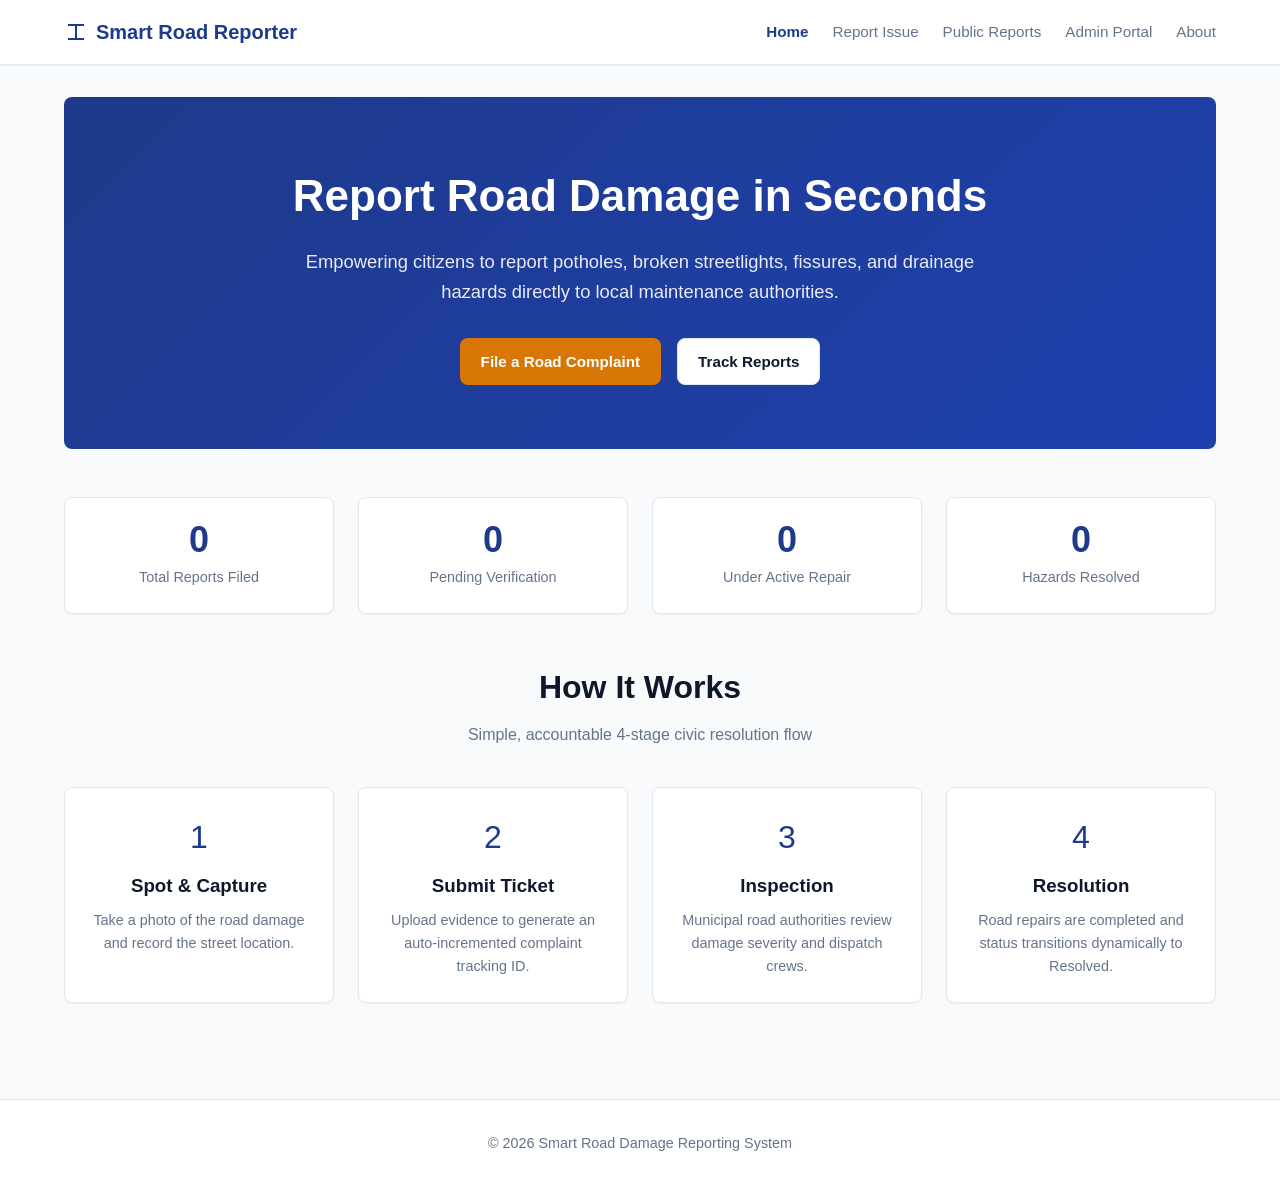
<file: index.html>
<!DOCTYPE html>
<html lang="en">
<head>
  <meta charset="UTF-8">
  <meta name="viewport" content="width=device-width, initial-scale=1.0">
  <title>Smart Road Damage Reporting System</title>
  <link rel="stylesheet" href="css/style.css">
</head>
<body>

  <header>
    <div class="nav-container">
      <a href="index.html" class="brand-logo">
        <svg width="24" height="24" viewBox="0 0 24 24" fill="none" stroke="currentColor" stroke-width="2"><path d="M4 19L20 19M4 5L20 5M12 5L12 19"/></svg>
        Smart Road Reporter
      </a>
      <ul class="nav-links">
        <li><a href="index.html" class="active">Home</a></li>
        <li><a href="report.html">Report Issue</a></li>
        <li><a href="reports.html">Public Reports</a></li>
        <li><a href="admin.html">Admin Portal</a></li>
        <li><a href="about.html">About</a></li>
      </ul>
    </div>
  </header>

  <main>
    <section class="hero">
      <h1>Report Road Damage in Seconds</h1>
      <p>Empowering citizens to report potholes, broken streetlights, fissures, and drainage hazards directly to local maintenance authorities.</p>
      <div class="hero-actions">
        <a href="report.html" class="btn btn-accent">File a Road Complaint</a>
        <a href="reports.html" class="btn btn-secondary">Track Reports</a>
      </div>
    </section>

    <section class="stats-grid">
      <div class="stat-card">
        <div class="stat-num" id="stat-total">0</div>
        <div class="stat-label">Total Reports Filed</div>
      </div>
      <div class="stat-card">
        <div class="stat-num" id="stat-reported">0</div>
        <div class="stat-label">Pending Verification</div>
      </div>
      <div class="stat-card">
        <div class="stat-num" id="stat-progress">0</div>
        <div class="stat-label">Under Active Repair</div>
      </div>
      <div class="stat-card">
        <div class="stat-num" id="stat-resolved">0</div>
        <div class="stat-label">Hazards Resolved</div>
      </div>
    </section>

    <div class="page-header" style="text-align: center; margin-bottom: 2.5rem;">
      <h2 class="page-title">How It Works</h2>
      <p class="page-subtitle">Simple, accountable 4-stage civic resolution flow</p>
    </div>

    <div style="display: grid; grid-template-columns: repeat(auto-fit, minmax(240px, 1fr)); gap: 1.5rem; margin-bottom: 4rem;">
      <div class="card" style="text-align: center;">
        <div style="font-size: 2rem; color: var(--primary); margin-bottom: 0.5rem;">1</div>
        <h3 style="margin-bottom: 0.5rem;">Spot & Capture</h3>
        <p style="color: var(--text-muted); font-size: 0.9rem;">Take a photo of the road damage and record the street location.</p>
      </div>
      <div class="card" style="text-align: center;">
        <div style="font-size: 2rem; color: var(--primary); margin-bottom: 0.5rem;">2</div>
        <h3 style="margin-bottom: 0.5rem;">Submit Ticket</h3>
        <p style="color: var(--text-muted); font-size: 0.9rem;">Upload evidence to generate an auto-incremented complaint tracking ID.</p>
      </div>
      <div class="card" style="text-align: center;">
        <div style="font-size: 2rem; color: var(--primary); margin-bottom: 0.5rem;">3</div>
        <h3 style="margin-bottom: 0.5rem;">Inspection</h3>
        <p style="color: var(--text-muted); font-size: 0.9rem;">Municipal road authorities review damage severity and dispatch crews.</p>
      </div>
      <div class="card" style="text-align: center;">
        <div style="font-size: 2rem; color: var(--primary); margin-bottom: 0.5rem;">4</div>
        <h3 style="margin-bottom: 0.5rem;">Resolution</h3>
        <p style="color: var(--text-muted); font-size: 0.9rem;">Road repairs are completed and status transitions dynamically to Resolved.</p>
      </div>
    </div>
  </main>

  <footer>
    <p>&copy; 2026 Smart Road Damage Reporting System</p>
  </footer>

  <script src="js/app.js"></script>
  <script>
    document.addEventListener("DOMContentLoaded", () => {
      const reports = getReports();
      document.getElementById("stat-total").textContent = reports.length;
      document.getElementById("stat-reported").textContent = reports.filter(r => r.status === "Reported").length;
      document.getElementById("stat-progress").textContent = reports.filter(r => r.status === "In Progress").length;
      document.getElementById("stat-resolved").textContent = reports.filter(r => r.status === "Resolved").length;
    });
  </script>
</body>

</html>
</file>
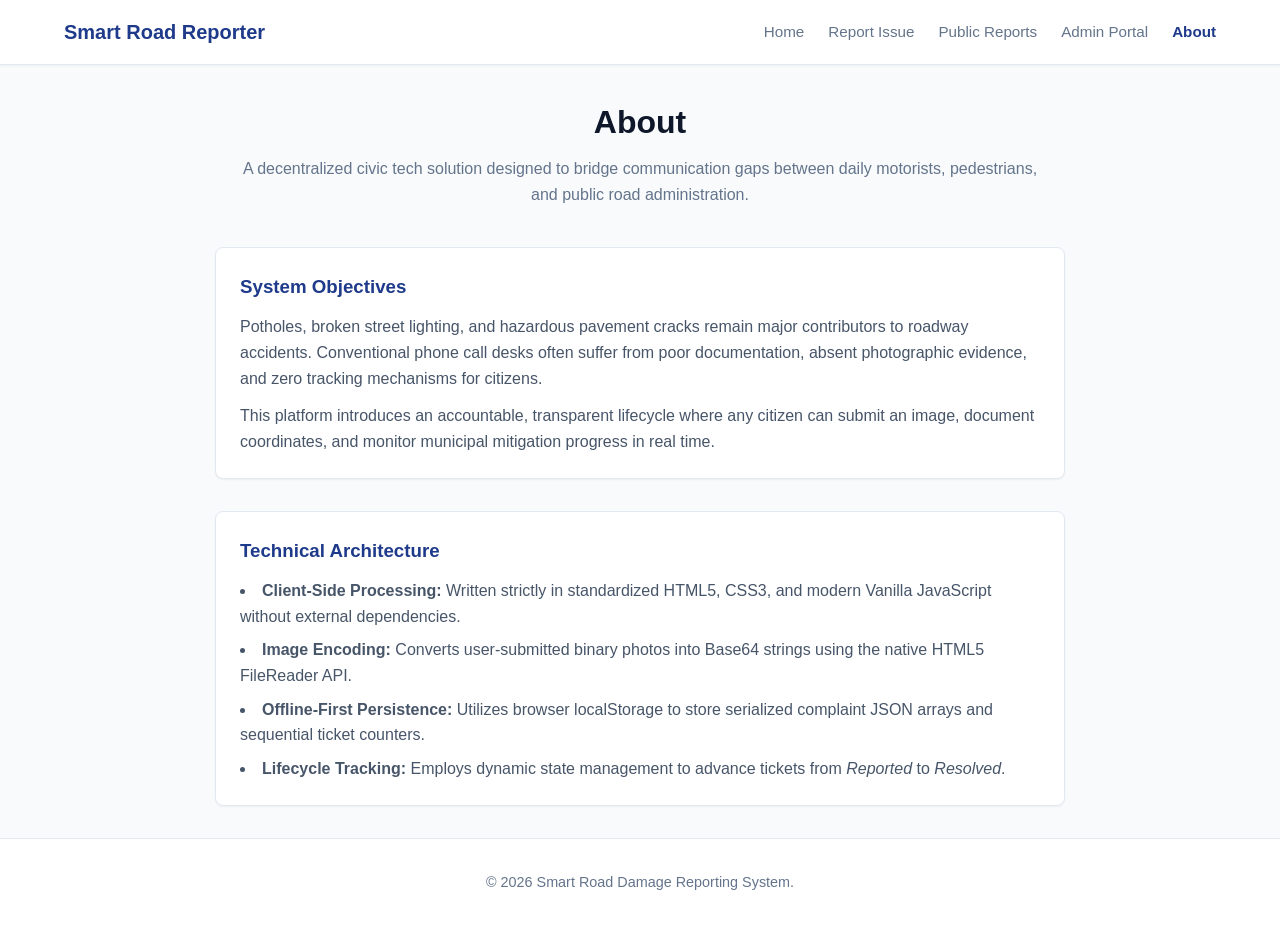
<file: about.html>
<!DOCTYPE html>
<html lang="en">
<head>
  <meta charset="UTF-8">
  <meta name="viewport" content="width=device-width, initial-scale=1.0">
  <title>About - Smart Road Damage Reporting System</title>
  <link rel="stylesheet" href="css/style.css">
</head>
<body>

  <header>
    <div class="nav-container">
      <a href="index.html" class="brand-logo">Smart Road Reporter</a>
      <ul class="nav-links">
        <li><a href="index.html">Home</a></li>
        <li><a href="report.html">Report Issue</a></li>
        <li><a href="reports.html">Public Reports</a></li>
        <li><a href="admin.html">Admin Portal</a></li>
        <li><a href="about.html" class="active">About</a></li>
      </ul>
    </div>
  </header>

  <main>
    <div class="page-header" style="text-align: center; max-width: 800px; margin: 0 auto 2.5rem auto;">
      <h2 class="page-title">About</h2>
      <p class="page-subtitle">A decentralized civic tech solution designed to bridge communication gaps between daily motorists, pedestrians, and public road administration.</p>
    </div>

    <div style="max-width: 850px; margin: 0 auto; display: flex; flex-direction: column; gap: 2rem;">
      <div class="card">
        <h3 style="margin-bottom: 0.75rem; color: var(--primary);">System Objectives</h3>
        <p style="color: #475569; margin-bottom: 0.75rem;">
          Potholes, broken street lighting, and hazardous pavement cracks remain major contributors to roadway accidents. Conventional phone call desks often suffer from poor documentation, absent photographic evidence, and zero tracking mechanisms for citizens.
        </p>
        <p style="color: #475569;">
          This platform introduces an accountable, transparent lifecycle where any citizen can submit an image, document coordinates, and monitor municipal mitigation progress in real time.
        </p>
      </div>

      <div class="card">
        <h3 style="margin-bottom: 0.75rem; color: var(--primary);">Technical Architecture</h3>
        <ul style="list-style-position: inside; color: #475569; display: flex; flex-direction: column; gap: 0.5rem;">
          <li><strong>Client-Side Processing:</strong> Written strictly in standardized HTML5, CSS3, and modern Vanilla JavaScript without external dependencies.</li>
          <li><strong>Image Encoding:</strong> Converts user-submitted binary photos into Base64 strings using the native HTML5 <code>FileReader</code> API.</li>
          <li><strong>Offline-First Persistence:</strong> Utilizes browser <code>localStorage</code> to store serialized complaint JSON arrays and sequential ticket counters.</li>
          <li><strong>Lifecycle Tracking:</strong> Employs dynamic state management to advance tickets from <em>Reported</em> to <em>Resolved</em>.</li>
        </ul>
      </div>
      
          </div>
        </div>
      </div>
    </div>
  </main>

  <footer>
    <p>&copy; 2026 Smart Road Damage Reporting System.</p>
  </footer>

  <script src="js/app.js"></script>
</body>
</html>
</file>
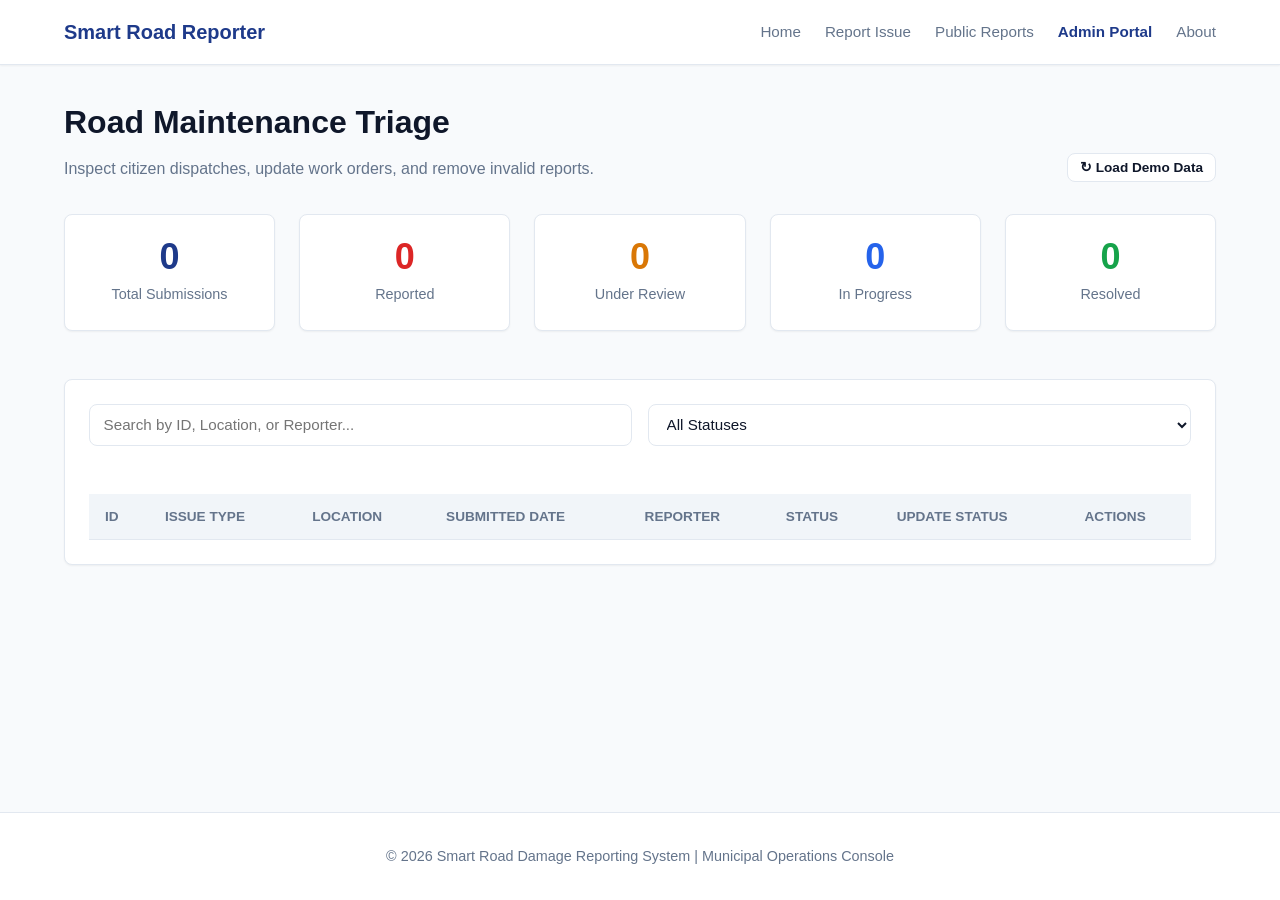
<file: admin.html>
<!DOCTYPE html>
<html lang="en">
<head>
  <meta charset="UTF-8">
  <meta name="viewport" content="width=device-width, initial-scale=1.0">
  <title>Authority Portal - Smart Road Damage Reporting</title>
  <link rel="stylesheet" href="css/style.css">
</head>
<body>

  <header>
    <div class="nav-container">
      <a href="index.html" class="brand-logo">Smart Road Reporter</a>
      <ul class="nav-links">
        <li><a href="index.html">Home</a></li>
        <li><a href="report.html">Report Issue</a></li>
        <li><a href="reports.html">Public Reports</a></li>
        <li><a href="admin.html" class="active">Admin Portal</a></li>
        <li><a href="about.html">About</a></li>
      </ul>
    </div>
  </header>

  <main>
    <div class="page-header" style="display: flex; justify-content: space-between; align-items: flex-end; flex-wrap: wrap; gap: 1rem;">
      <div>
        <h2 class="page-title">Road Maintenance Triage</h2>
        <p class="page-subtitle">Inspect citizen dispatches, update work orders, and remove invalid reports.</p>
      </div>
      <div>
        <button id="demo-data-btn" class="btn btn-secondary btn-sm">&#8635; Load Demo Data</button>
      </div>
    </div>

    <!-- Admin Metric Dash -->
    <div class="stats-grid">
      <div class="stat-card">
        <div class="stat-num" id="total-count">0</div>
        <div class="stat-label">Total Submissions</div>
      </div>
      <div class="stat-card">
        <div class="stat-num" id="reported-count" style="color: var(--status-reported);">0</div>
        <div class="stat-label">Reported</div>
      </div>
      <div class="stat-card">
        <div class="stat-num" id="review-count" style="color: var(--status-review);">0</div>
        <div class="stat-label">Under Review</div>
      </div>
      <div class="stat-card">
        <div class="stat-num" id="progress-count" style="color: var(--status-progress);">0</div>
        <div class="stat-label">In Progress</div>
      </div>
      <div class="stat-card">
        <div class="stat-num" id="resolved-count" style="color: var(--status-resolved);">0</div>
        <div class="stat-label">Resolved</div>
      </div>
    </div>

    <!-- Filter & Table Card -->
    <div class="card">
      <div class="filter-bar" style="padding: 0 0 1rem 0; border: none;">
        <input type="text" id="admin-search" class="form-control" placeholder="Search by ID, Location, or Reporter...">
        <select id="admin-filter-status" class="form-control">
          <option value="">All Statuses</option>
          <option value="Reported">Reported</option>
          <option value="Under Review">Under Review</option>
          <option value="In Progress">In Progress</option>
          <option value="Resolved">Resolved</option>
        </select>
      </div>

      <div class="table-responsive">
        <table class="data-table">
          <thead>
            <tr>
              <th>ID</th>
              <th>Issue Type</th>
              <th>Location</th>
              <th>Submitted Date</th>
              <th>Reporter</th>
              <th>Status</th>
              <th>Update Status</th>
              <th>Actions</th>
            </tr>
          </thead>
          <tbody id="admin-table-body">
            <!-- Dynamic Records -->
          </tbody>
        </table>
      </div>
    </div>
  </main>

  <footer>
    <p>&copy; 2026 Smart Road Damage Reporting System | Municipal Operations Console</p>
  </footer>

  <script src="js/app.js"></script>
  <script src="js/admin.js"></script>
</body>
</html>
</file>
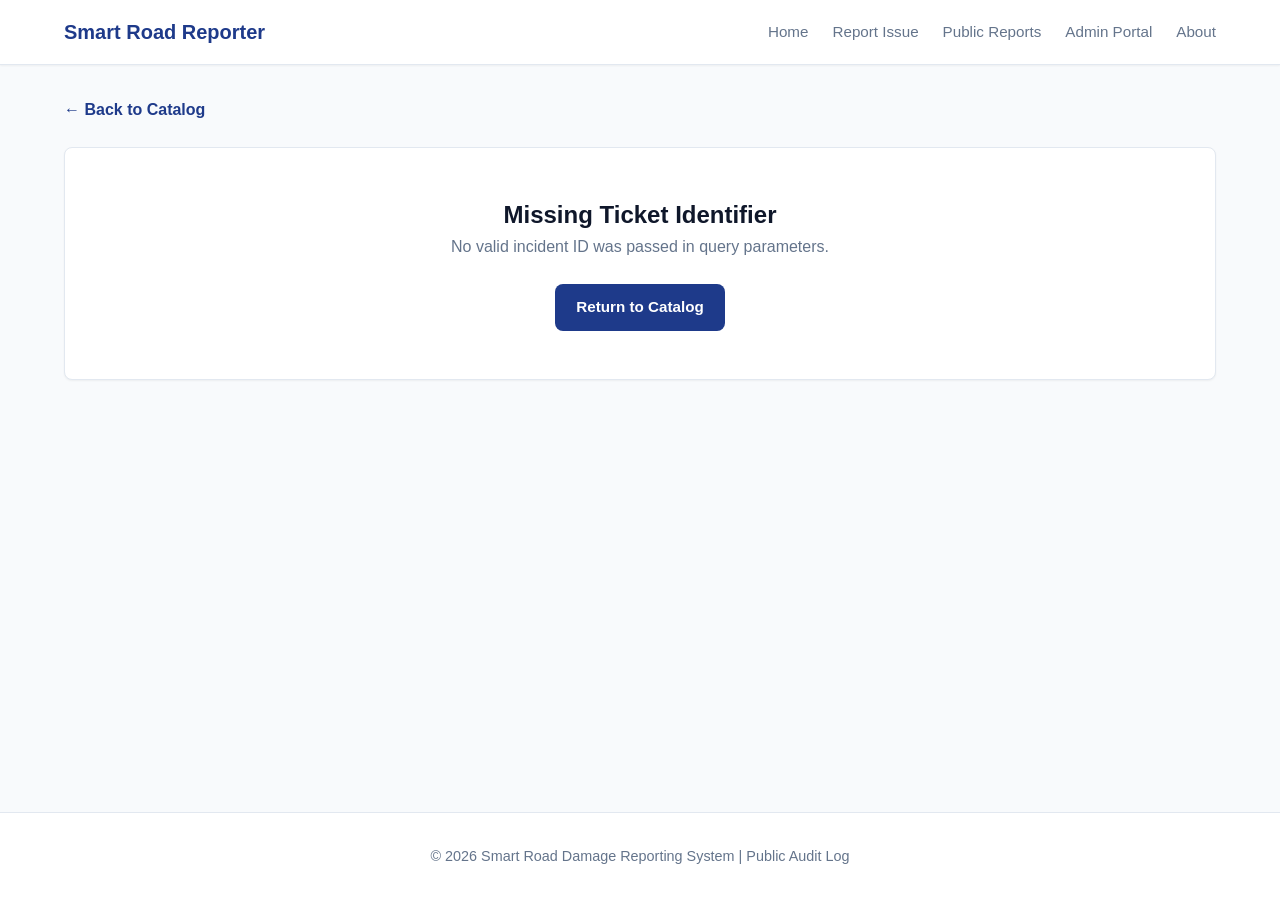
<file: details.html>
<!DOCTYPE html>
<html lang="en">
<head>
  <meta charset="UTF-8">
  <meta name="viewport" content="width=device-width, initial-scale=1.0">
  <title>Incident Verification & Tracking</title>
  <link rel="stylesheet" href="css/style.css">
</head>
<body>

  <header>
    <div class="nav-container">
      <a href="index.html" class="brand-logo">Smart Road Reporter</a>
      <ul class="nav-links">
        <li><a href="index.html">Home</a></li>
        <li><a href="report.html">Report Issue</a></li>
        <li><a href="reports.html">Public Reports</a></li>
        <li><a href="admin.html">Admin Portal</a></li>
        <li><a href="about.html">About</a></li>
      </ul>
    </div>
  </header>

  <main>
    <div style="margin-bottom: 1.5rem;">
      <a href="reports.html" style="color: var(--primary); text-decoration: none; font-weight: 600;">&larr; Back to Catalog</a>
    </div>

    <div id="details-container">
      <!-- Injected by details.js -->
    </div>
  </main>

  <footer>
    <p>&copy; 2026 Smart Road Damage Reporting System | Public Audit Log</p>
  </footer>

  <script src="js/app.js"></script>
  <script src="js/details.js"></script>
</body>
</html>
</file>
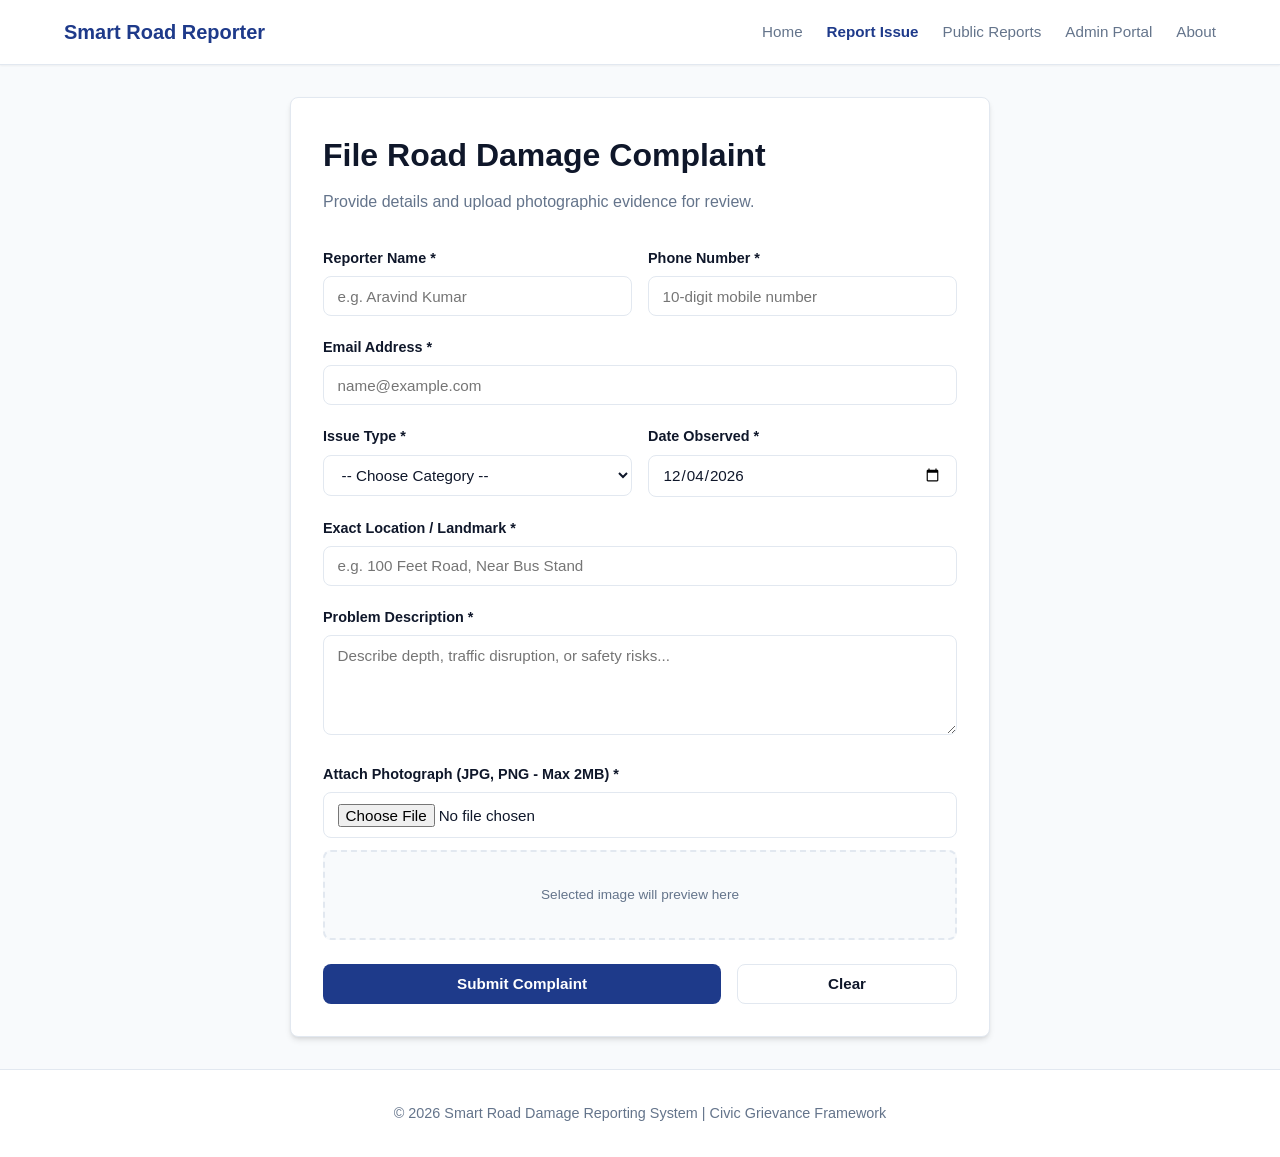
<file: report.html>
<!DOCTYPE html>
<html lang="en">
<head>
  <meta charset="UTF-8">
  <meta name="viewport" content="width=device-width, initial-scale=1.0">
  <title>File Incident - Smart Road Damage Reporting System</title>
  <link rel="stylesheet" href="css/style.css">
</head>
<body>

  <header>
    <div class="nav-container">
      <a href="index.html" class="brand-logo">Smart Road Reporter</a>
      <ul class="nav-links">
        <li><a href="index.html">Home</a></li>
        <li><a href="report.html" class="active">Report Issue</a></li>
        <li><a href="reports.html">Public Reports</a></li>
        <li><a href="admin.html">Admin Portal</a></li>
        <li><a href="about.html">About</a></li>
      </ul>
    </div>
  </header>

  <main>
    <div class="form-card">
      <div class="page-header">
        <h2 class="page-title">File Road Damage Complaint</h2>
        <p class="page-subtitle">Provide details and upload photographic evidence for review.</p>
      </div>

      <div id="alert-container"></div>

      <form id="damage-form" novalidate>
        <div class="form-row">
          <div class="form-group">
            <label for="reporter-name">Reporter Name *</label>
            <input type="text" id="reporter-name" class="form-control" placeholder="e.g. Aravind Kumar" required>
          </div>
          <div class="form-group">
            <label for="reporter-phone">Phone Number *</label>
            <input type="tel" id="reporter-phone" class="form-control" placeholder="10-digit mobile number" required>
          </div>
        </div>

        <div class="form-group">
          <label for="reporter-email">Email Address *</label>
          <input type="email" id="reporter-email" class="form-control" placeholder="name@example.com" required>
        </div>

        <div class="form-row">
          <div class="form-group">
            <label for="issue-type">Issue Type *</label>
            <select id="issue-type" class="form-control" required>
              <option value="">-- Choose Category --</option>
              <option value="Pothole">Pothole</option>
              <option value="Road Crack">Road Crack</option>
              <option value="Damaged Streetlight">Damaged Streetlight</option>
              <option value="Damaged Road Sign">Damaged Road Sign</option>
              <option value="Drainage Problem">Drainage Problem</option>
              <option value="Other">Other</option>
            </select>
          </div>
          <div class="form-group">
            <label for="incident-date">Date Observed *</label>
            <input type="date" id="incident-date" class="form-control" required>
          </div>
        </div>

        <div class="form-group">
          <label for="incident-location">Exact Location / Landmark *</label>
          <input type="text" id="incident-location" class="form-control" placeholder="e.g. 100 Feet Road, Near Bus Stand" required>
        </div>

        <div class="form-group">
          <label for="incident-desc">Problem Description *</label>
          <textarea id="incident-desc" class="form-control" placeholder="Describe depth, traffic disruption, or safety risks..." required></textarea>
        </div>

        <div class="form-group">
          <label for="image-upload">Attach Photograph (JPG, PNG - Max 2MB) *</label>
          <input type="file" id="image-upload" class="form-control" accept="image/png, image/jpeg, image/jpg" required>
          
          <div class="image-preview-container" id="preview-box">
            <span class="preview-placeholder" id="placeholder-text">Selected image will preview here</span>
            <img id="preview-img" alt="Uploaded Preview">
          </div>
        </div>

        <div class="form-actions">
          <button type="submit" class="btn btn-primary" style="flex: 2;">Submit Complaint</button>
          <button type="reset" class="btn btn-secondary" id="reset-btn" style="flex: 1;">Clear</button>
        </div>
      </form>
    </div>
  </main>

  <footer>
    <p>&copy; 2026 Smart Road Damage Reporting System | Civic Grievance Framework</p>
  </footer>

  <script src="js/app.js"></script>
  <script src="js/report.js"></script>
</body>
</html>
</file>
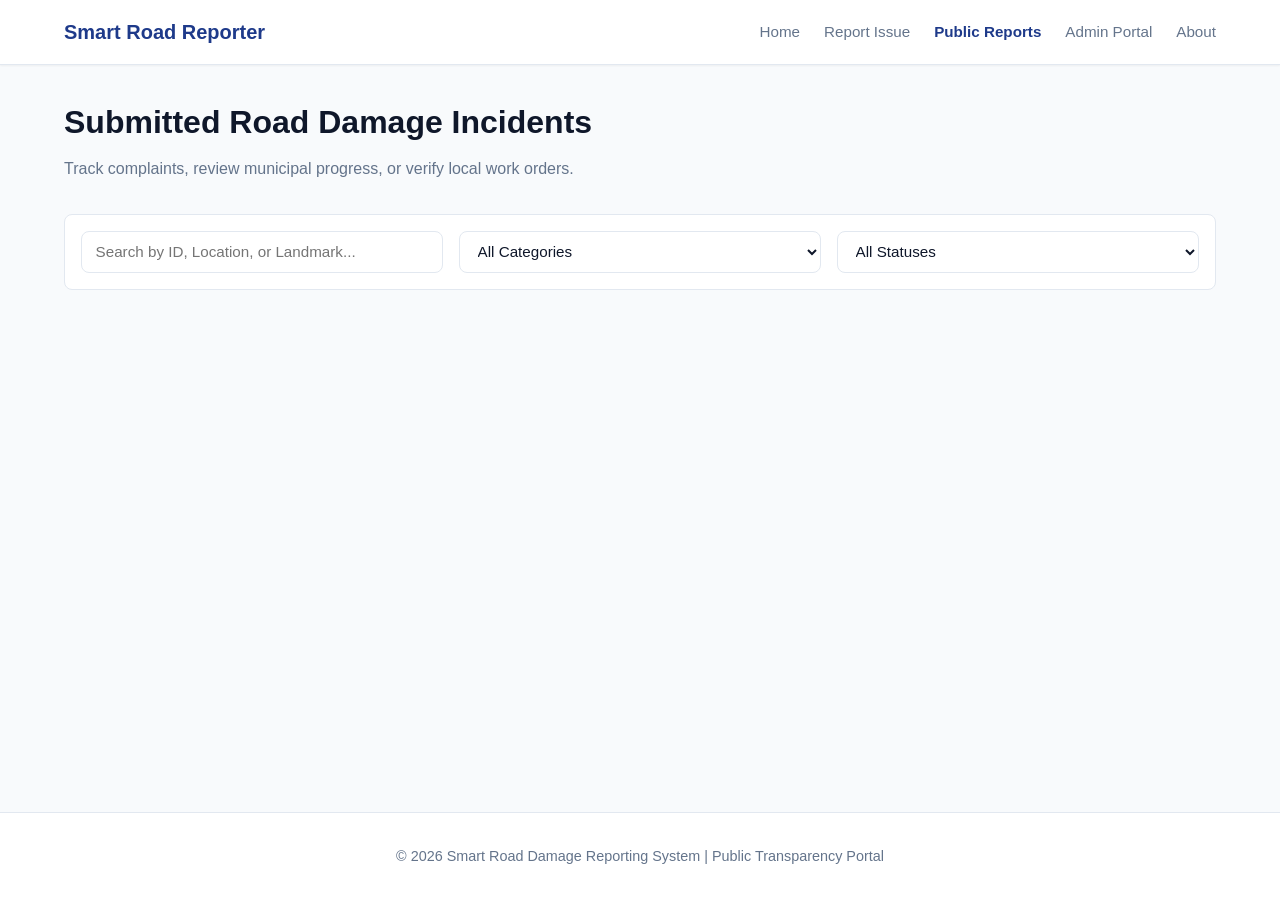
<file: reports.html>
<!DOCTYPE html>
<html lang="en">
<head>
  <meta charset="UTF-8">
  <meta name="viewport" content="width=device-width, initial-scale=1.0">
  <title>Public Road Grievance Catalog</title>
  <link rel="stylesheet" href="css/style.css">
</head>
<body>

  <header>
    <div class="nav-container">
      <a href="index.html" class="brand-logo">Smart Road Reporter</a>
      <ul class="nav-links">
        <li><a href="index.html">Home</a></li>
        <li><a href="report.html">Report Issue</a></li>
        <li><a href="reports.html" class="active">Public Reports</a></li>
        <li><a href="admin.html">Admin Portal</a></li>
        <li><a href="about.html">About</a></li>
      </ul>
    </div>
  </header>

  <main>
    <div class="page-header">
      <h2 class="page-title">Submitted Road Damage Incidents</h2>
      <p class="page-subtitle">Track complaints, review municipal progress, or verify local work orders.</p>
    </div>

    <!-- Filter & Search Controls -->
    <div class="filter-bar">
      <input type="text" id="search-input" class="form-control" placeholder="Search by ID, Location, or Landmark...">
      
      <select id="filter-type" class="form-control">
        <option value="">All Categories</option>
        <option value="Pothole">Pothole</option>
        <option value="Road Crack">Road Crack</option>
        <option value="Damaged Streetlight">Damaged Streetlight</option>
        <option value="Damaged Road Sign">Damaged Road Sign</option>
        <option value="Drainage Problem">Drainage Problem</option>
        <option value="Other">Other</option>
      </select>

      <select id="filter-status" class="form-control">
        <option value="">All Statuses</option>
        <option value="Reported">Reported</option>
        <option value="Under Review">Under Review</option>
        <option value="In Progress">In Progress</option>
        <option value="Resolved">Resolved</option>
      </select>
    </div>

    <div id="reports-grid" class="reports-grid">
      <!-- Dynamically Injected -->
    </div>
  </main>

  <footer>
    <p>&copy; 2026 Smart Road Damage Reporting System | Public Transparency Portal</p>
  </footer>

  <script src="js/app.js"></script>
  <script src="js/reports.js"></script>
</body>
</html>
</file>
<file: css/style.css>
:root {
  --primary: #1e3a8a;
  --primary-hover: #1e40af;
  --accent: #d97706;
  --bg-main: #f8fafc;
  --surface: #ffffff;
  --border: #e2e8f0;
  --text-dark: #0f172a;
  --text-muted: #64748b;
  --status-reported: #dc2626;
  --status-review: #d97706;
  --status-progress: #2563eb;
  --status-resolved: #16a34a;
  --shadow-sm: 0 1px 2px 0 rgba(0, 0, 0, 0.05);
  --shadow-md: 0 4px 6px -1px rgba(0, 0, 0, 0.1), 0 2px 4px -2px rgba(0, 0, 0, 0.1);
  --shadow-lg: 0 10px 15px -3px rgba(0, 0, 0, 0.1), 0 4px 6px -4px rgba(0, 0, 0, 0.1);
  --radius: 8px;
}

* {
  box-sizing: border-box;
  margin: 0;
  padding: 0;
  font-family: -apple-system, BlinkMacSystemFont, "Segoe UI", Roboto, "Helvetica Neue", Arial, sans-serif;
}

body {
  background-color: var(--bg-main);
  color: var(--text-dark);
  line-height: 1.6;
  min-height: 100vh;
  display: flex;
  flex-direction: column;
}

/* Header & Navigation */
header {
  background: var(--surface);
  border-bottom: 1px solid var(--border);
  position: sticky;
  top: 0;
  z-index: 1000;
  box-shadow: var(--shadow-sm);
}

.nav-container {
  max-width: 1200px;
  margin: 0 auto;
  padding: 1rem 1.5rem;
  display: flex;
  justify-content: space-between;
  align-items: center;
}

.brand-logo {
  font-size: 1.25rem;
  font-weight: 700;
  color: var(--primary);
  text-decoration: none;
  display: flex;
  align-items: center;
  gap: 0.5rem;
}

.nav-links {
  display: flex;
  gap: 1.5rem;
  list-style: none;
  align-items: center;
}

.nav-links a {
  text-decoration: none;
  color: var(--text-muted);
  font-weight: 500;
  font-size: 0.95rem;
  transition: color 0.2s ease;
}

.nav-links a:hover,
.nav-links a.active {
  color: var(--primary);
  font-weight: 600;
}

/* Main Container */
main {
  flex: 1;
  max-width: 1200px;
  width: 100%;
  margin: 0 auto;
  padding: 2rem 1.5rem;
}

/* Typography & Titles */
.page-header {
  margin-bottom: 2rem;
  text-align: left;
}

.page-title {
  font-size: 2rem;
  font-weight: 800;
  color: var(--text-dark);
  margin-bottom: 0.5rem;
}

.page-subtitle {
  color: var(--text-muted);
  font-size: 1rem;
}

/* Buttons */
.btn {
  display: inline-flex;
  align-items: center;
  justify-content: center;
  padding: 0.65rem 1.25rem;
  border-radius: var(--radius);
  font-size: 0.95rem;
  font-weight: 600;
  text-decoration: none;
  cursor: pointer;
  border: 1px solid transparent;
  transition: all 0.2s ease;
}

.btn-primary {
  background-color: var(--primary);
  color: #ffffff;
}

.btn-primary:hover {
  background-color: var(--primary-hover);
}

.btn-secondary {
  background-color: #ffffff;
  color: var(--text-dark);
  border-color: var(--border);
}

.btn-secondary:hover {
  background-color: #f1f5f9;
}

.btn-accent {
  background-color: var(--accent);
  color: #ffffff;
}

.btn-accent:hover {
  background-color: #b45309;
}

.btn-danger {
  background-color: #ef4444;
  color: #ffffff;
}

.btn-danger:hover {
  background-color: #dc2626;
}

.btn-sm {
  padding: 0.35rem 0.75rem;
  font-size: 0.85rem;
}

/* Cards & Surfaces */
.card {
  background: var(--surface);
  border: 1px solid var(--border);
  border-radius: var(--radius);
  padding: 1.5rem;
  box-shadow: var(--shadow-sm);
}

/* Hero Section */
.hero {
  background: linear-gradient(135deg, #1e3a8a 0%, #1e40af 100%);
  color: white;
  padding: 4rem 2rem;
  border-radius: var(--radius);
  margin-bottom: 3rem;
  text-align: center;
}

.hero h1 {
  font-size: 2.75rem;
  font-weight: 800;
  margin-bottom: 1rem;
}

.hero p {
  font-size: 1.15rem;
  max-width: 700px;
  margin: 0 auto 2rem auto;
  opacity: 0.9;
}

.hero-actions {
  display: flex;
  gap: 1rem;
  justify-content: center;
  flex-wrap: wrap;
}

/* Stats Counter Grid */
.stats-grid {
  display: grid;
  grid-template-columns: repeat(auto-fit, minmax(200px, 1fr));
  gap: 1.5rem;
  margin-bottom: 3rem;
}

.stat-card {
  background: var(--surface);
  border: 1px solid var(--border);
  border-radius: var(--radius);
  padding: 1.5rem;
  text-align: center;
  box-shadow: var(--shadow-sm);
}

.stat-num {
  font-size: 2.25rem;
  font-weight: 800;
  color: var(--primary);
  line-height: 1;
  margin-bottom: 0.5rem;
}

.stat-label {
  color: var(--text-muted);
  font-size: 0.9rem;
  font-weight: 500;
}

/* Forms */
.form-card {
  max-width: 700px;
  margin: 0 auto;
  background: var(--surface);
  border: 1px solid var(--border);
  border-radius: var(--radius);
  padding: 2rem;
  box-shadow: var(--shadow-md);
}

.form-group {
  margin-bottom: 1.25rem;
}

.form-group label {
  display: block;
  font-size: 0.9rem;
  font-weight: 600;
  color: var(--text-dark);
  margin-bottom: 0.4rem;
}

.form-control {
  width: 100%;
  padding: 0.65rem 0.85rem;
  border: 1px solid var(--border);
  border-radius: var(--radius);
  font-size: 0.95rem;
  color: var(--text-dark);
  background-color: #ffffff;
  outline: none;
  transition: border-color 0.2s;
}

.form-control:focus {
  border-color: var(--primary);
  box-shadow: 0 0 0 3px rgba(30, 58, 138, 0.1);
}

textarea.form-control {
  resize: vertical;
  min-height: 100px;
}

.form-row {
  display: grid;
  grid-template-columns: 1fr 1fr;
  gap: 1rem;
}

.form-actions {
  display: flex;
  gap: 1rem;
  margin-top: 1.5rem;
}

.image-preview-container {
  margin-top: 0.75rem;
  width: 100%;
  max-height: 250px;
  border: 2px dashed var(--border);
  border-radius: var(--radius);
  display: flex;
  align-items: center;
  justify-content: center;
  overflow: hidden;
  background: #f8fafc;
}

.image-preview-container img {
  width: 100%;
  height: 250px;
  object-fit: cover;
  display: none;
}

.preview-placeholder {
  color: var(--text-muted);
  font-size: 0.85rem;
  padding: 2rem;
  text-align: center;
}

/* Status Badges */
.badge {
  display: inline-block;
  padding: 0.25rem 0.65rem;
  border-radius: 9999px;
  font-size: 0.75rem;
  font-weight: 700;
  text-transform: uppercase;
  letter-spacing: 0.5px;
}

.badge-reported {
  background-color: #fee2e2;
  color: var(--status-reported);
}

.badge-review {
  background-color: #fef3c7;
  color: var(--status-review);
}

.badge-progress {
  background-color: #dbeafe;
  color: var(--status-progress);
}

.badge-resolved {
  background-color: #dcfce7;
  color: var(--status-resolved);
}

/* Report Grid */
.reports-grid {
  display: grid;
  grid-template-columns: repeat(auto-fill, minmax(320px, 1fr));
  gap: 1.5rem;
}

.report-card {
  background: var(--surface);
  border: 1px solid var(--border);
  border-radius: var(--radius);
  overflow: hidden;
  box-shadow: var(--shadow-sm);
  display: flex;
  flex-direction: column;
  transition: transform 0.2s ease, box-shadow 0.2s ease;
}

.report-card:hover {
  transform: translateY(-2px);
  box-shadow: var(--shadow-md);
}

.card-img-wrap {
  width: 100%;
  height: 180px;
  background-color: #e2e8f0;
  overflow: hidden;
}

.card-img-wrap img {
  width: 100%;
  height: 100%;
  object-fit: cover;
}

.card-body {
  padding: 1.25rem;
  flex: 1;
  display: flex;
  flex-direction: column;
}

.card-header-meta {
  display: flex;
  justify-content: space-between;
  align-items: center;
  margin-bottom: 0.5rem;
}

.report-id {
  font-size: 0.85rem;
  font-weight: 700;
  color: var(--primary);
}

.card-title {
  font-size: 1.15rem;
  font-weight: 700;
  margin-bottom: 0.35rem;
}

.card-location {
  font-size: 0.85rem;
  color: var(--text-muted);
  margin-bottom: 0.75rem;
  display: flex;
  align-items: center;
  gap: 0.3rem;
}

.card-desc {
  font-size: 0.9rem;
  color: #475569;
  margin-bottom: 1.25rem;
  flex: 1;
  display: -webkit-box;
  -webkit-line-clamp: 2;
  -webkit-box-orient: vertical;
  overflow: hidden;
}

/* Filter/Search Bar */
.filter-bar {
  display: flex;
  gap: 1rem;
  background: var(--surface);
  padding: 1rem;
  border-radius: var(--radius);
  border: 1px solid var(--border);
  margin-bottom: 2rem;
  flex-wrap: wrap;
}

.filter-bar .form-control {
  flex: 1;
  min-width: 180px;
}

/* Timeline */
.timeline {
  display: flex;
  justify-content: space-between;
  position: relative;
  margin: 2.5rem 0;
  padding: 0 1rem;
}

.timeline::before {
  content: "";
  position: absolute;
  top: 14px;
  left: 3rem;
  right: 3rem;
  height: 3px;
  background: var(--border);
  z-index: 1;
}

.timeline-step {
  position: relative;
  z-index: 2;
  display: flex;
  flex-direction: column;
  align-items: center;
  text-align: center;
}

.step-marker {
  width: 32px;
  height: 32px;
  border-radius: 50%;
  background: var(--surface);
  border: 3px solid var(--border);
  display: flex;
  align-items: center;
  justify-content: center;
  font-weight: 700;
  font-size: 0.85rem;
  margin-bottom: 0.5rem;
  color: var(--text-muted);
  transition: all 0.3s ease;
}

.step-title {
  font-size: 0.85rem;
  font-weight: 600;
  color: var(--text-muted);
}

.timeline-step.active .step-marker {
  background: var(--primary);
  border-color: var(--primary);
  color: #ffffff;
}

.timeline-step.active .step-title {
  color: var(--primary);
}

.timeline-step.completed .step-marker {
  background: var(--status-resolved);
  border-color: var(--status-resolved);
  color: #ffffff;
}

/* Tables */
.table-responsive {
  width: 100%;
  overflow-x: auto;
}

.data-table {
  width: 100%;
  border-collapse: collapse;
  text-align: left;
}

.data-table th {
  background-color: #f1f5f9;
  padding: 0.75rem 1rem;
  font-weight: 600;
  font-size: 0.85rem;
  color: var(--text-muted);
  border-bottom: 1px solid var(--border);
  text-transform: uppercase;
}

.data-table td {
  padding: 0.85rem 1rem;
  border-bottom: 1px solid var(--border);
  font-size: 0.9rem;
  vertical-align: middle;
}

/* Modals & Alerts */
.alert-box {
  padding: 0.85rem 1rem;
  border-radius: var(--radius);
  margin-bottom: 1rem;
  font-size: 0.9rem;
  font-weight: 500;
}

.alert-box.success {
  background-color: #ecfdf5;
  color: #065f46;
  border: 1px solid #a7f3d0;
}

.alert-box.error {
  background-color: #fef2f2;
  color: #991b1b;
  border: 1px solid #fecaca;
}

/* Footer */
footer {
  background: var(--surface);
  border-top: 1px solid var(--border);
  padding: 2rem 1.5rem;
  text-align: center;
  color: var(--text-muted);
  font-size: 0.9rem;
  margin-top: auto;
}

@media (max-width: 768px) {
  .nav-container {
    flex-direction: column;
    gap: 1rem;
  }
  .nav-links {
    gap: 1rem;
    flex-wrap: wrap;
    justify-content: center;
  }
  .form-row {
    grid-template-columns: 1fr;
  }
  .timeline {
    flex-direction: column;
    gap: 1.5rem;
    align-items: flex-start;
  }
  .timeline::before {
    display: none;
  }
  .timeline-step {
    flex-direction: row;
    gap: 1rem;
  }
}
</file>
